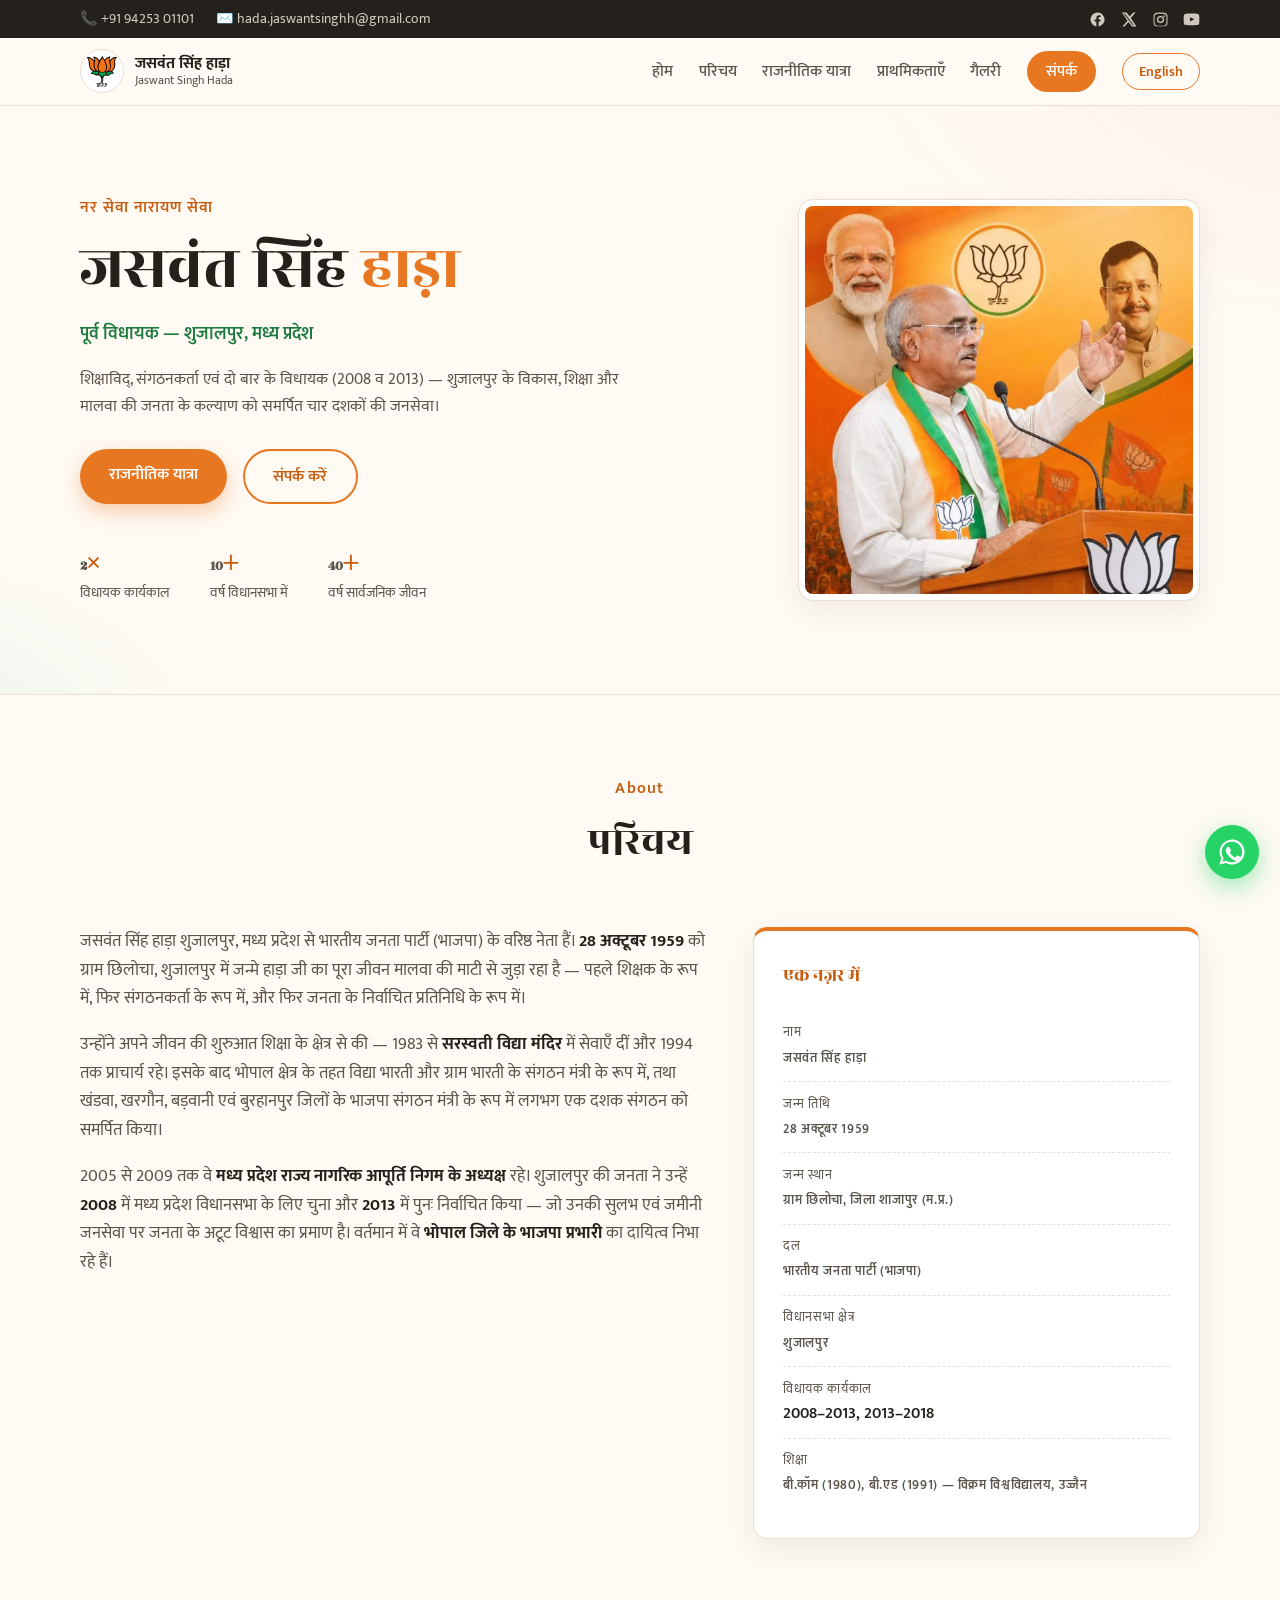
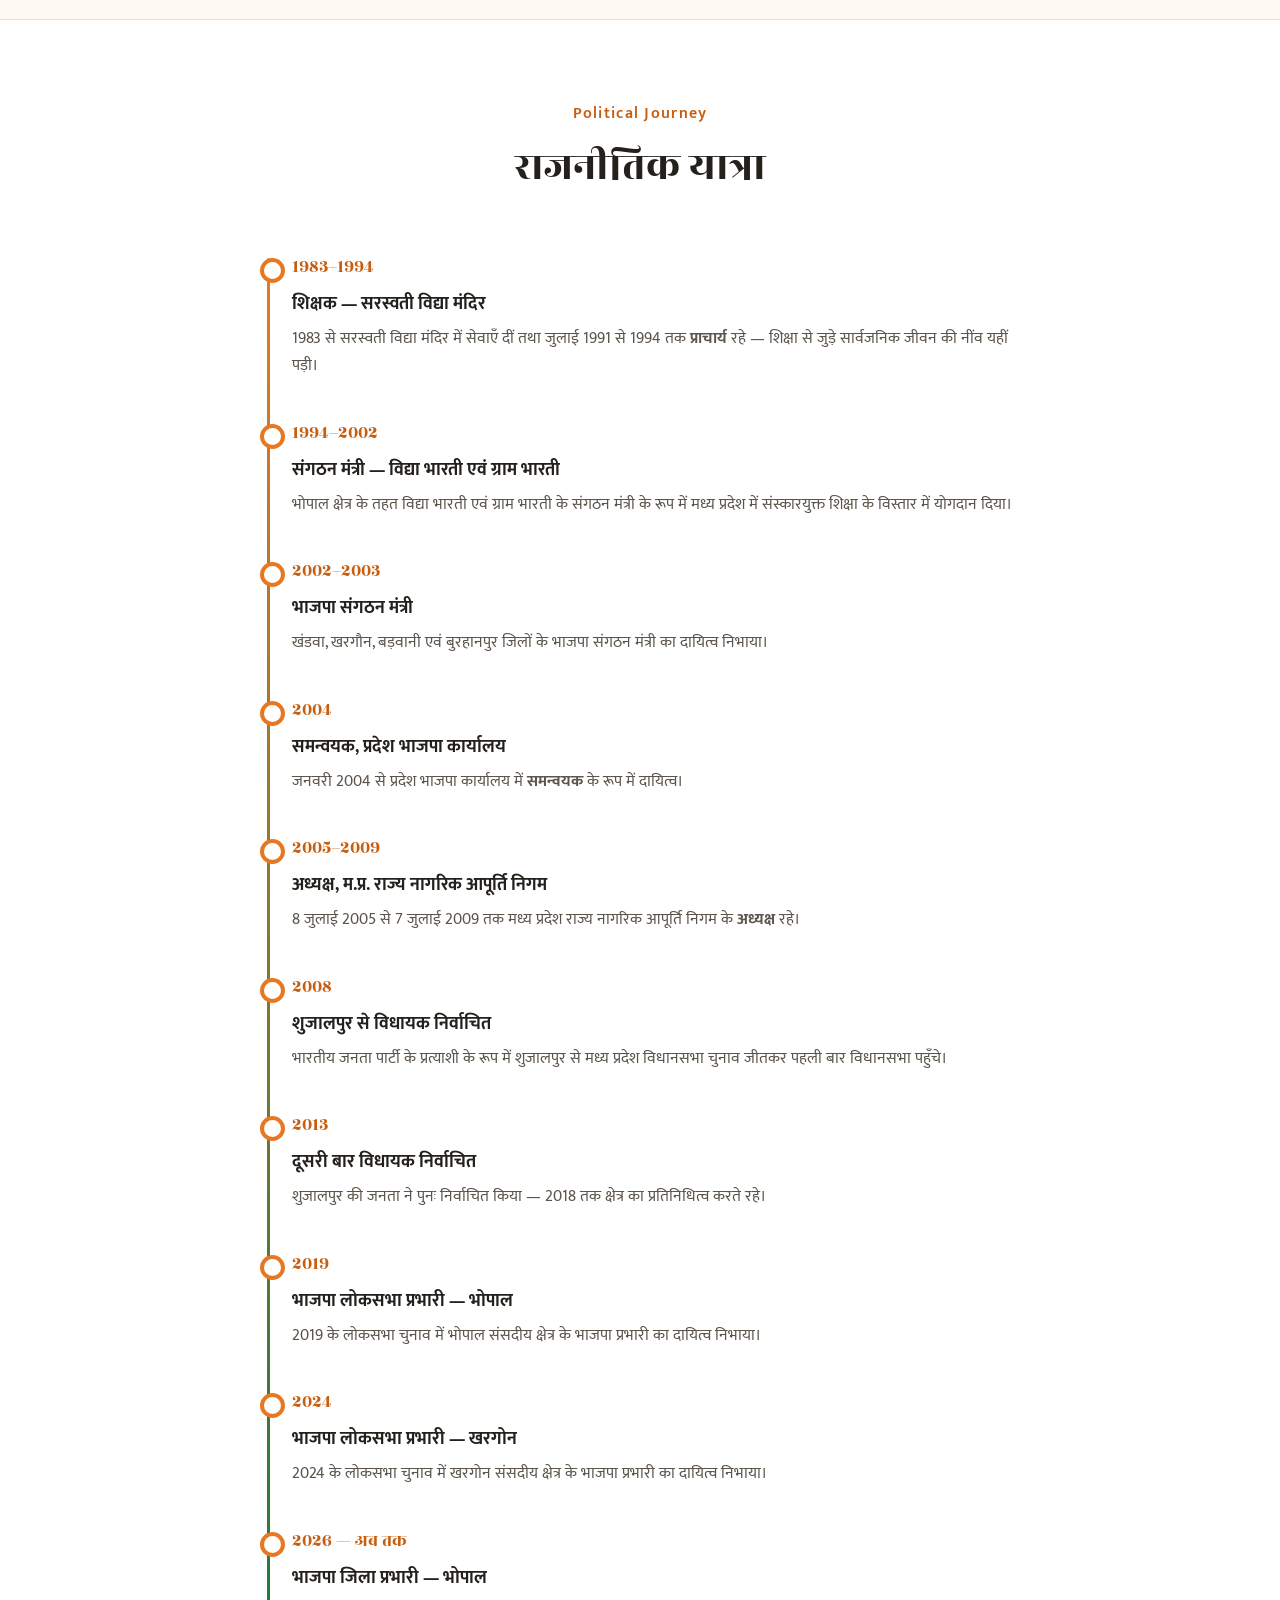
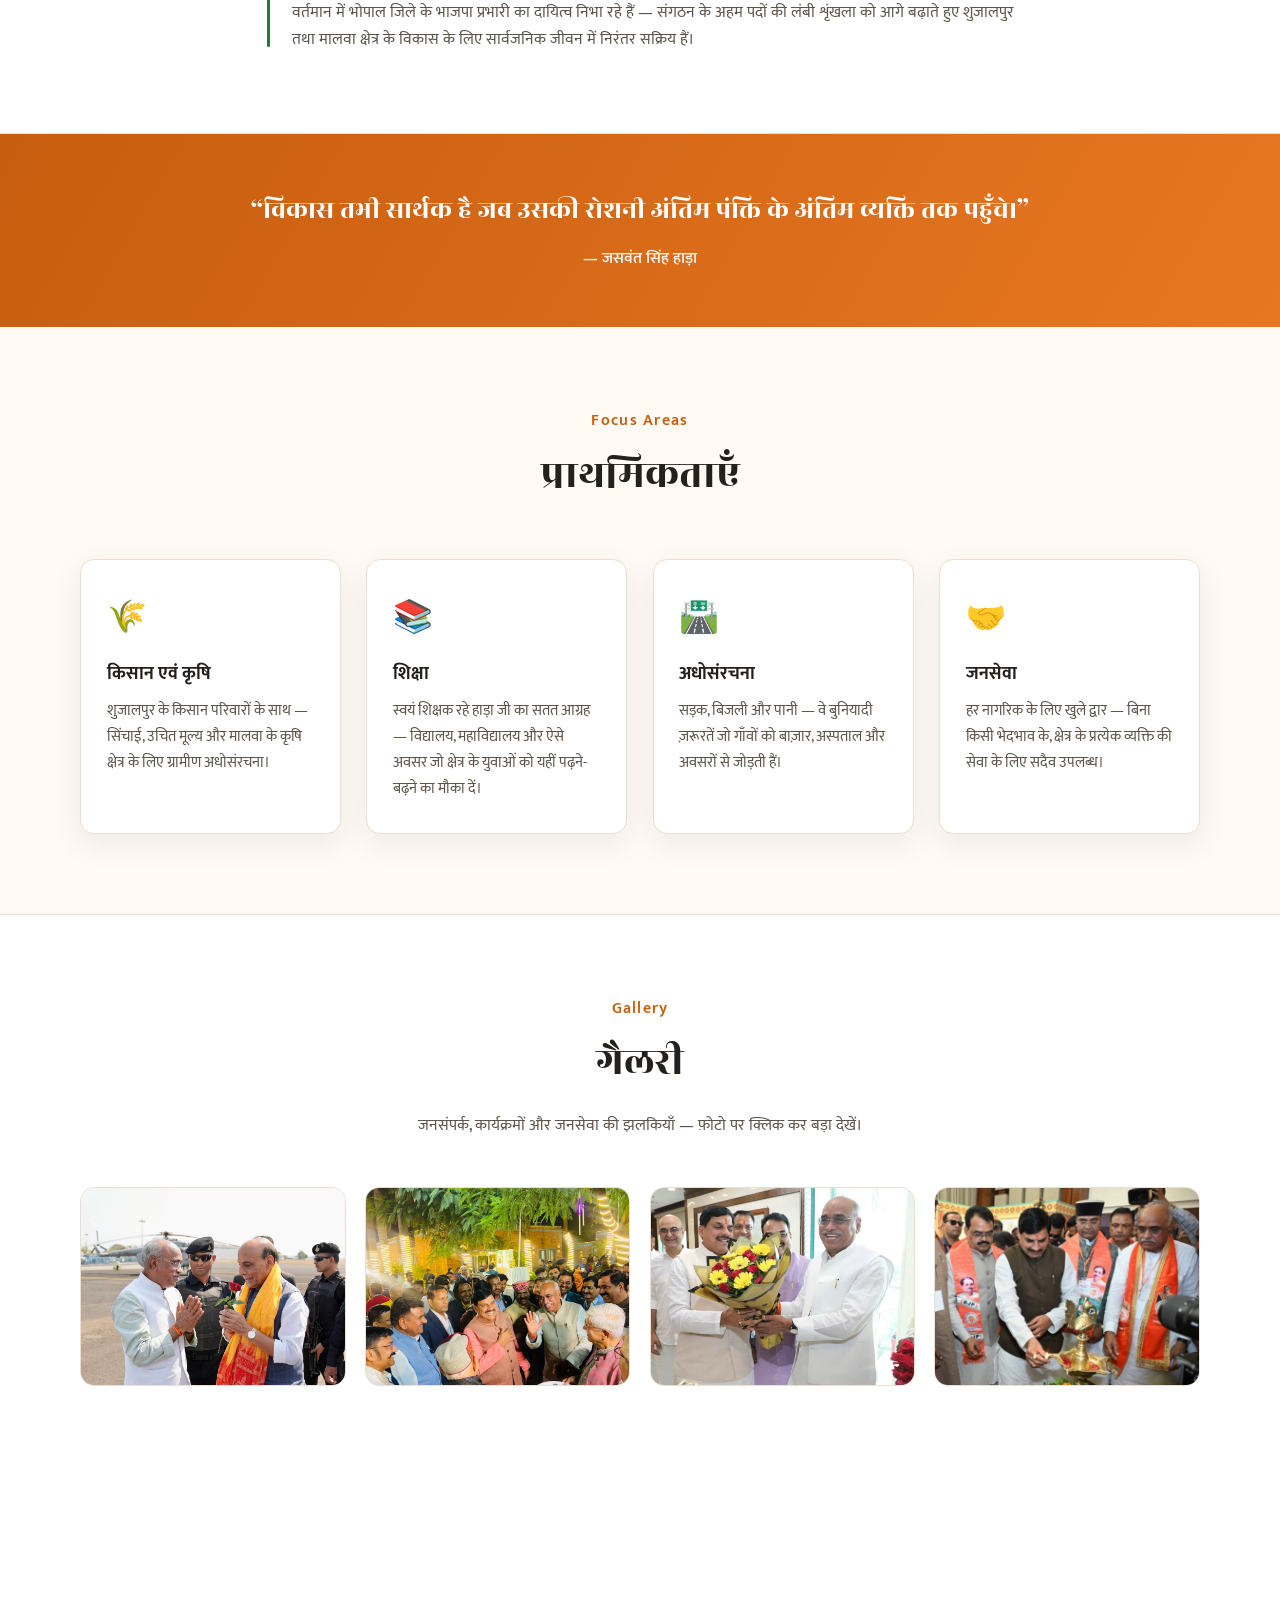
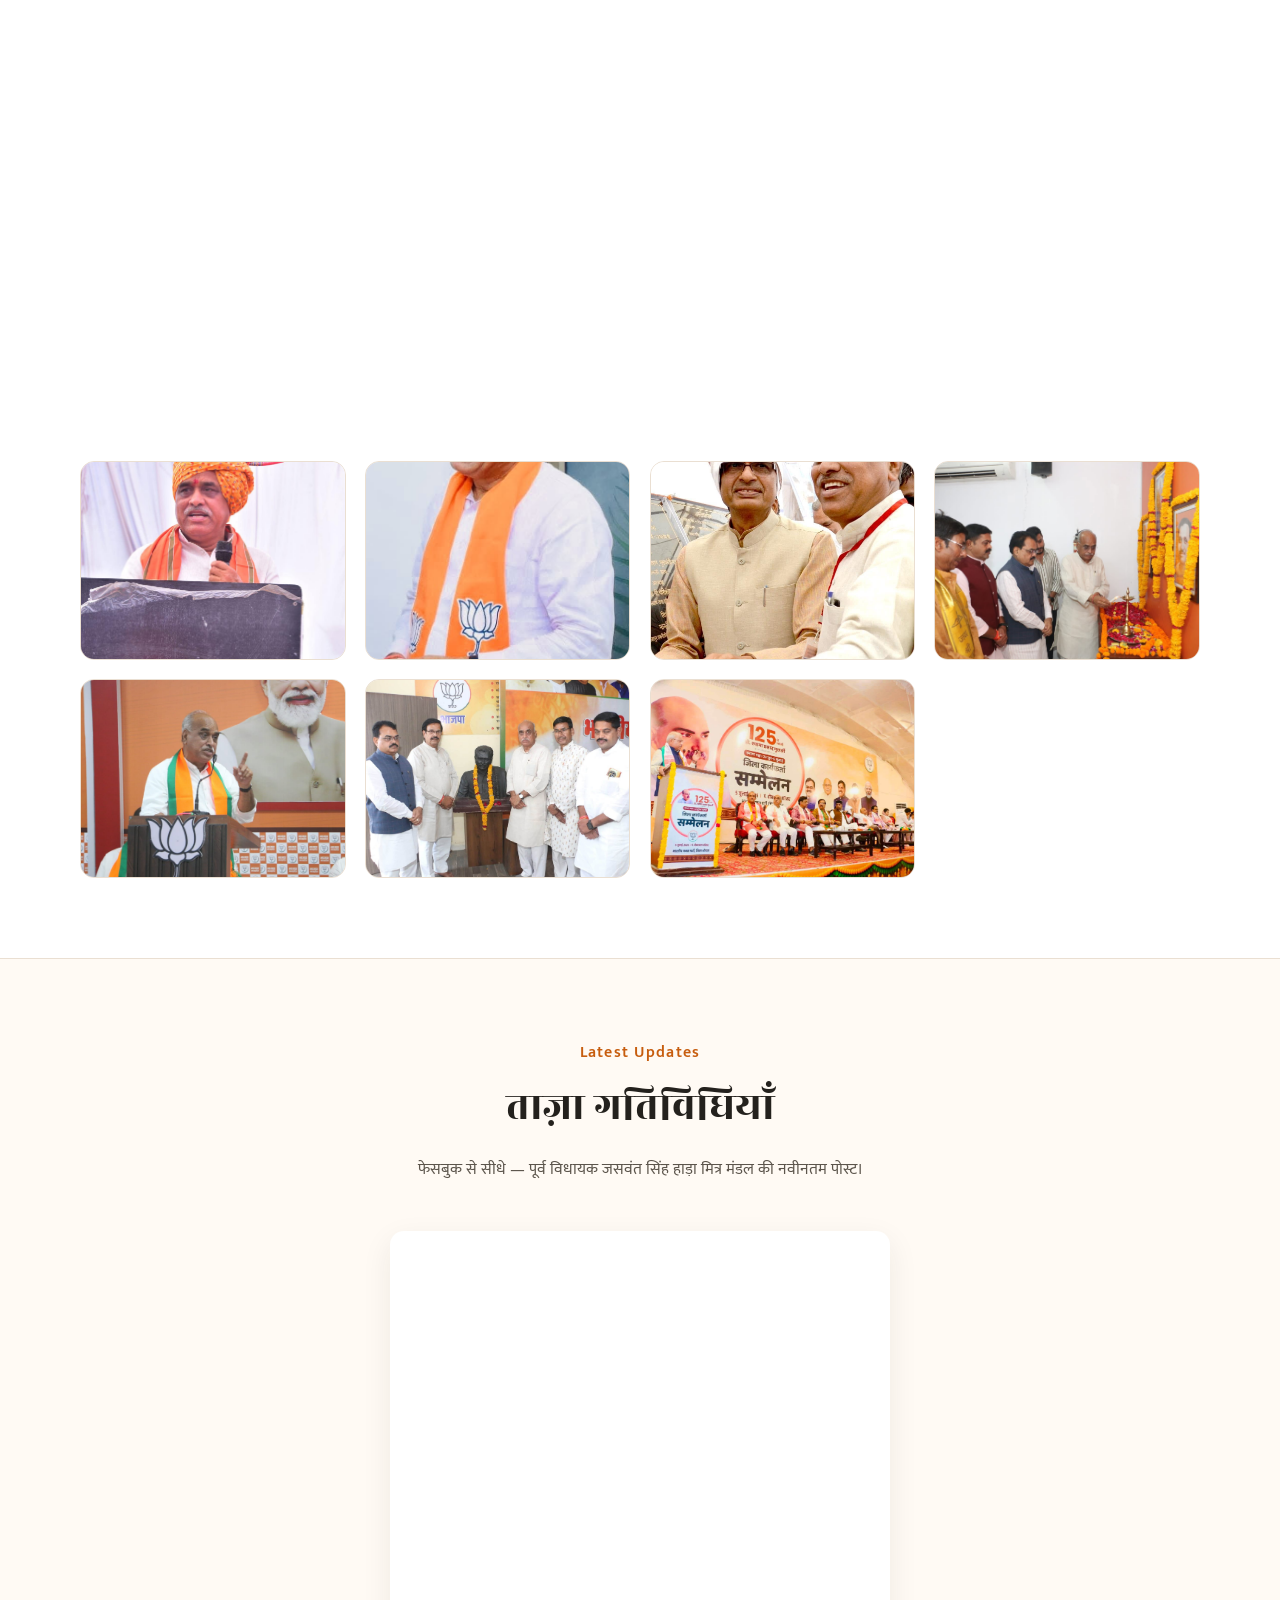
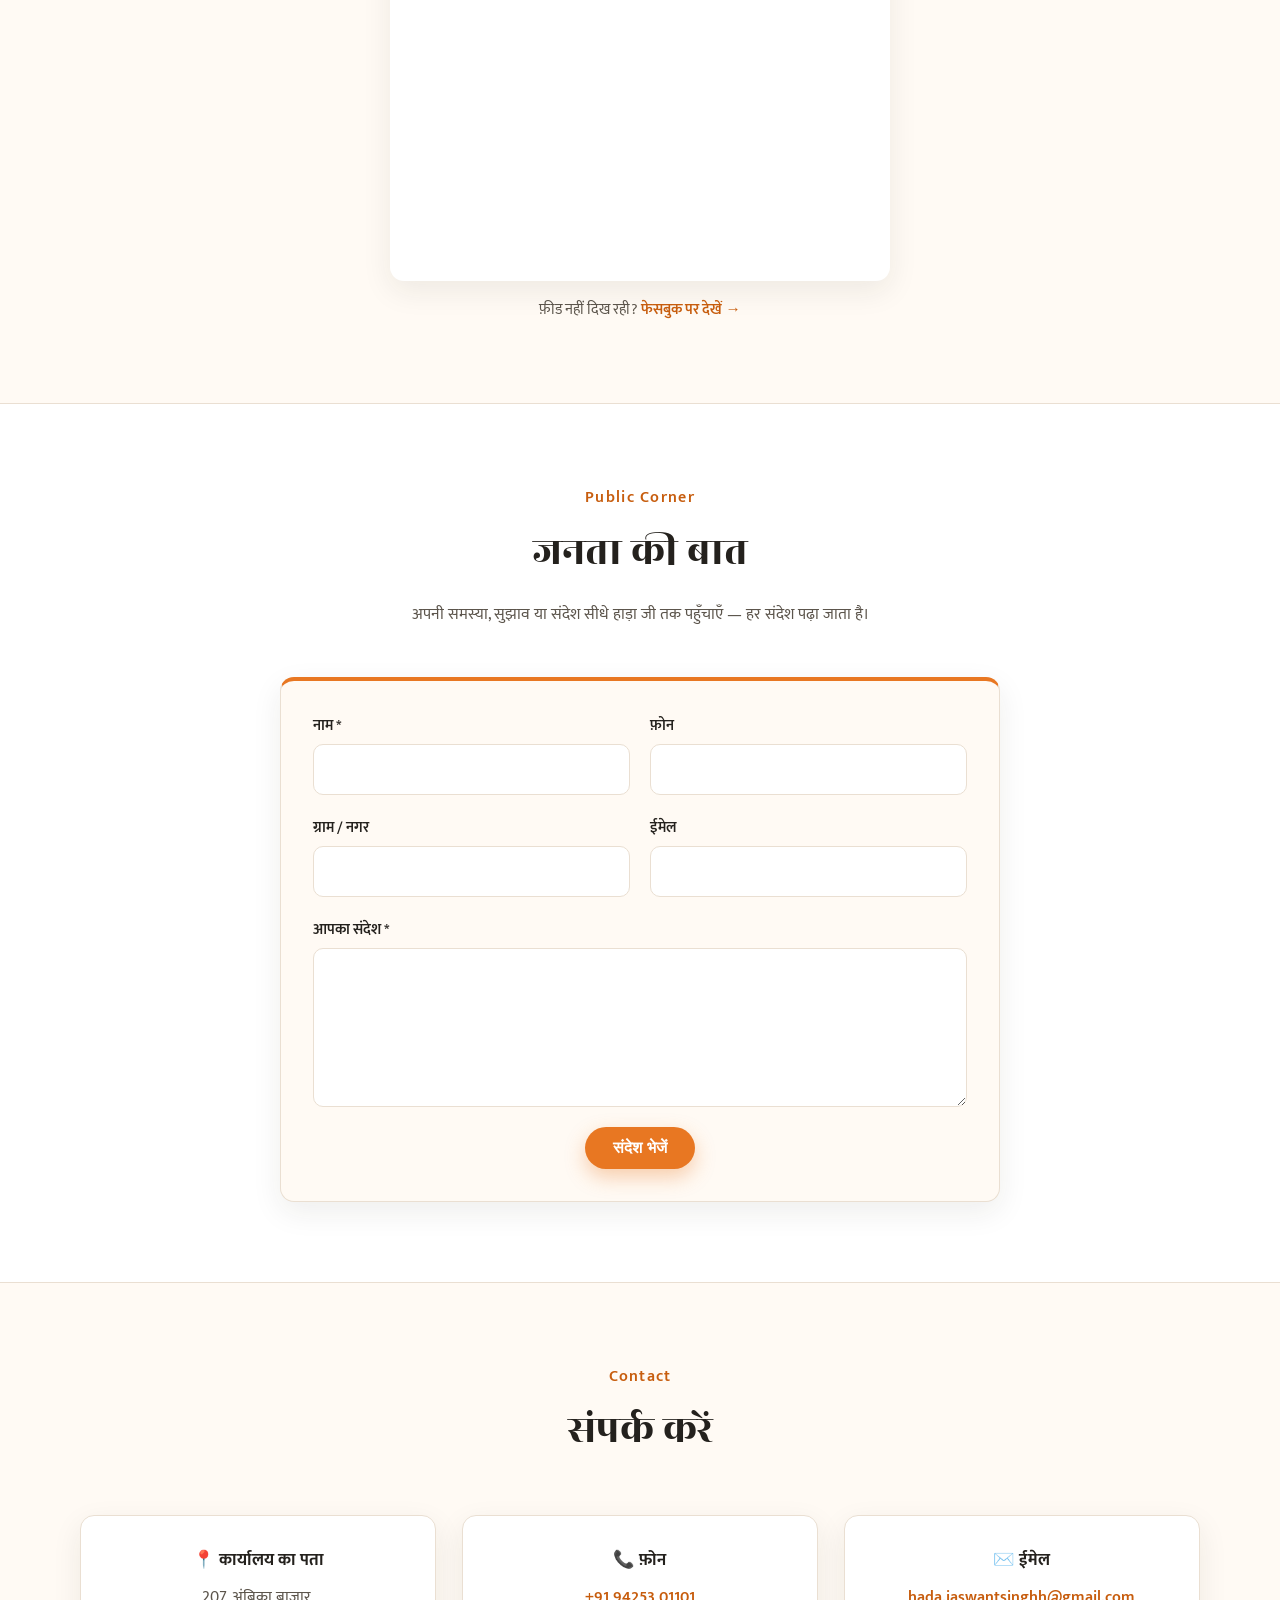
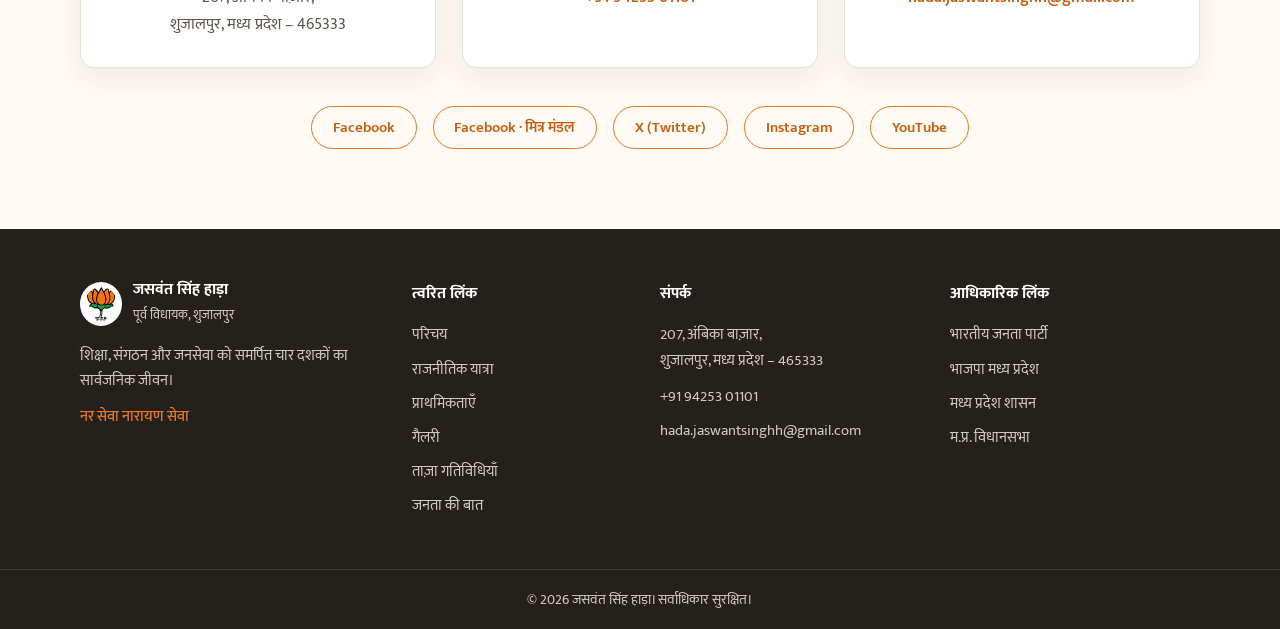
<file: index.html>
<!DOCTYPE html>
<html lang="hi" data-lang="hi">
<head>
  <meta charset="UTF-8" />
  <meta name="viewport" content="width=device-width, initial-scale=1.0" />
  <title>जसवंत सिंह हाड़ा | पूर्व विधायक, शुजालपुर</title>
  <meta name="description" content="जसवंत सिंह हाड़ा — पूर्व विधायक, शुजालपुर (मध्य प्रदेश), भारतीय जनता पार्टी की आधिकारिक वेबसाइट। Official website of Jaswant Singh Hada — former MLA, Shujalpur, Madhya Pradesh (BJP)." />
  <link rel="canonical" href="https://hada-jaswant.github.io/" />

  <!-- Open Graph / social sharing -->
  <meta property="og:type" content="profile" />
  <meta property="og:title" content="जसवंत सिंह हाड़ा | Jaswant Singh Hada — पूर्व विधायक, शुजालपुर" />
  <meta property="og:description" content="भारतीय जनता पार्टी के वरिष्ठ नेता, दो बार के विधायक (2008 व 2013), शुजालपुर — आधिकारिक वेबसाइट। Official website of the two-term MLA from Shujalpur, Madhya Pradesh." />
  <meta property="og:url" content="https://hada-jaswant.github.io/" />
  <meta property="og:image" content="https://hada-jaswant.github.io/images/jaswant-singh-hada.jpg" />
  <meta property="og:locale" content="hi_IN" />
  <meta property="og:locale:alternate" content="en_IN" />
  <meta name="twitter:card" content="summary_large_image" />
  <meta name="twitter:title" content="जसवंत सिंह हाड़ा | Jaswant Singh Hada — पूर्व विधायक, शुजालपुर" />
  <meta name="twitter:image" content="https://hada-jaswant.github.io/images/jaswant-singh-hada.jpg" />

  <!-- Structured data for Google -->
  <script type="application/ld+json">
  {
    "@context": "https://schema.org",
    "@type": "Person",
    "name": "Jaswant Singh Hada",
    "alternateName": ["जसवंत सिंह हाड़ा", "Jaswant Singh Hada Shujalpur"],
    "birthDate": "1959-10-28",
    "birthPlace": {
      "@type": "Place",
      "name": "Chhilocha, Shajapur district, Madhya Pradesh, India"
    },
    "jobTitle": "Former Member of Legislative Assembly (MLA), Shujalpur",
    "affiliation": {
      "@type": "Organization",
      "name": "Bharatiya Janata Party",
      "url": "https://www.bjp.org"
    },
    "alumniOf": {
      "@type": "CollegeOrUniversity",
      "name": "Vikram University, Ujjain"
    },
    "address": {
      "@type": "PostalAddress",
      "streetAddress": "207, Ambika Bazar",
      "addressLocality": "Shujalpur",
      "addressRegion": "Madhya Pradesh",
      "postalCode": "465333",
      "addressCountry": "IN"
    },
    "telephone": "+91-9425301101",
    "email": "mailto:hada.jaswantsinghh@gmail.com",
    "url": "https://hada-jaswant.github.io/",
    "image": "https://hada-jaswant.github.io/images/jaswant-singh-hada.jpg",
    "sameAs": [
      "https://www.facebook.com/Hada.JaswantSingh",
      "https://www.facebook.com/hada.jaswant",
      "https://x.com/Hada4Shujalpur",
      "https://www.instagram.com/jaswant.hada",
      "https://youtube.com/@hada.jaswant"
    ]
  }
  </script>
  <link rel="preconnect" href="https://fonts.googleapis.com" />
  <link rel="preconnect" href="https://fonts.gstatic.com" crossorigin />
  <link href="https://fonts.googleapis.com/css2?family=Mukta:wght@300;400;500;600;700&family=Rozha+One&display=swap" rel="stylesheet" />
  <link rel="icon" href="images/bjp-logo.svg" type="image/svg+xml" />
  <link rel="stylesheet" href="css/style.css" />
</head>
<body>

  <!-- ============ TOP BAR ============ -->
  <div class="topbar">
    <div class="container topbar-inner">
      <div class="topbar-contact">
        <a href="tel:+919425301101">📞 +91 94253 01101</a>
        <a href="mailto:hada.jaswantsinghh@gmail.com" class="topbar-email">✉️ hada.jaswantsinghh@gmail.com</a>
      </div>
      <div class="topbar-socials">
        <a href="https://www.facebook.com/Hada.JaswantSingh" target="_blank" rel="noopener" aria-label="Facebook">
          <svg viewBox="0 0 24 24" fill="currentColor"><path d="M22 12a10 10 0 1 0-11.6 9.9v-7H7.9V12h2.5V9.8c0-2.5 1.5-3.9 3.8-3.9 1.1 0 2.2.2 2.2.2v2.5h-1.3c-1.2 0-1.6.8-1.6 1.6V12h2.8l-.4 2.9h-2.4v7A10 10 0 0 0 22 12z"/></svg>
        </a>
        <a href="https://x.com/Hada4Shujalpur" target="_blank" rel="noopener" aria-label="X (Twitter)">
          <svg viewBox="0 0 24 24" fill="currentColor"><path d="M18.9 2H22l-6.8 7.8L23.2 22h-6.3l-4.9-6.4L6.4 22H3.3l7.3-8.3L2.8 2h6.4l4.4 5.9L18.9 2zm-1.1 18.1h1.7L7.1 3.8H5.3l12.5 16.3z"/></svg>
        </a>
        <a href="https://www.instagram.com/jaswant.hada" target="_blank" rel="noopener" aria-label="Instagram">
          <svg viewBox="0 0 24 24" fill="currentColor"><path d="M12 2.2c3.2 0 3.6 0 4.9.1 3.3.1 4.8 1.7 4.9 4.9.1 1.3.1 1.6.1 4.8s0 3.6-.1 4.8c-.1 3.2-1.7 4.8-4.9 4.9-1.3.1-1.6.1-4.9.1-3.2 0-3.6 0-4.8-.1-3.3-.1-4.8-1.7-4.9-4.9-.1-1.3-.1-1.6-.1-4.8s0-3.6.1-4.8C2.4 4 4 2.4 7.2 2.3 8.4 2.2 8.8 2.2 12 2.2zm0 1.8c-3.2 0-3.5 0-4.7.1-2.4.1-3.5 1.2-3.6 3.6-.1 1.2-.1 1.5-.1 4.7s0 3.5.1 4.7c.1 2.4 1.2 3.5 3.6 3.6 1.2.1 1.5.1 4.7.1s3.5 0 4.7-.1c2.4-.1 3.5-1.2 3.6-3.6.1-1.2.1-1.5.1-4.7s0-3.5-.1-4.7c-.1-2.4-1.2-3.5-3.6-3.6-1.2-.1-1.5-.1-4.7-.1zm0 3.1a5 5 0 1 1 0 10 5 5 0 0 1 0-10zm0 1.8a3.2 3.2 0 1 0 0 6.4 3.2 3.2 0 0 0 0-6.4zm5.2-2.9a1.2 1.2 0 1 1 0 2.4 1.2 1.2 0 0 1 0-2.4z"/></svg>
        </a>
        <a href="https://youtube.com/@hada.jaswant" target="_blank" rel="noopener" aria-label="YouTube">
          <svg viewBox="0 0 24 24" fill="currentColor"><path d="M23 7.2s-.2-1.6-.9-2.3c-.9-.9-1.9-.9-2.4-1C16.6 3.6 12 3.6 12 3.6s-4.6 0-7.7.3c-.4.1-1.4.1-2.3 1-.7.7-.9 2.3-.9 2.3S1 9.1 1 11v1.8c0 1.9.2 3.8.2 3.8s.2 1.6.9 2.3c.9.9 2 .9 2.5 1 1.8.2 7.4.3 7.4.3s4.6 0 7.7-.3c.4-.1 1.4-.1 2.3-1 .7-.7.9-2.3.9-2.3s.2-1.9.2-3.8V11c0-1.9-.2-3.8-.2-3.8zM9.8 14.9V8.7l6.2 3.1-6.2 3.1z"/></svg>
        </a>
      </div>
    </div>
  </div>

  <!-- ============ NAVBAR ============ -->
  <header class="navbar" id="navbar">
    <div class="container nav-inner">
      <a href="#home" class="brand">
        <span class="brand-mark"><img src="images/bjp-logo.svg" alt="भाजपा / BJP" /></span>
        <span class="brand-text">
          <strong><span class="lang-hi">जसवंत सिंह हाड़ा</span><span class="lang-en">Jaswant Singh Hada</span></strong>
          <small><span class="lang-hi">Jaswant Singh Hada</span><span class="lang-en">जसवंत सिंह हाड़ा</span></small>
        </span>
      </a>
      <nav class="nav-links" id="navLinks">
        <a href="#home"><span class="lang-hi">होम</span><span class="lang-en">Home</span></a>
        <a href="#about"><span class="lang-hi">परिचय</span><span class="lang-en">About</span></a>
        <a href="#journey"><span class="lang-hi">राजनीतिक यात्रा</span><span class="lang-en">Political Journey</span></a>
        <a href="#priorities"><span class="lang-hi">प्राथमिकताएँ</span><span class="lang-en">Focus Areas</span></a>
        <a href="#gallery"><span class="lang-hi">गैलरी</span><span class="lang-en">Gallery</span></a>
        <a href="#contact" class="nav-cta"><span class="lang-hi">संपर्क</span><span class="lang-en">Contact</span></a>
        <button class="lang-toggle" id="langToggle" aria-label="Switch language">English</button>
      </nav>
      <button class="nav-toggle" id="navToggle" aria-label="Toggle navigation">
        <span></span><span></span><span></span>
      </button>
    </div>
  </header>

  <!-- ============ HERO ============ -->
  <section class="hero" id="home">
    <div class="container hero-inner">
      <div class="hero-text">
        <p class="hero-eyebrow">नर सेवा नारायण सेवा</p>
        <h1>
          <span class="lang-hi">जसवंत सिंह <span class="accent">हाड़ा</span></span>
          <span class="lang-en">Jaswant Singh <span class="accent">Hada</span></span>
        </h1>
        <p class="hero-sub">
          <span class="lang-hi">पूर्व विधायक — शुजालपुर, मध्य प्रदेश</span>
          <span class="lang-en">Former Member of Legislative Assembly &mdash; Shujalpur, Madhya Pradesh</span>
        </p>
        <p class="hero-desc">
          <span class="lang-hi">
            शिक्षाविद्, संगठनकर्ता एवं दो बार के विधायक (2008 व 2013) &mdash;
            शुजालपुर के विकास, शिक्षा और मालवा की जनता के कल्याण को समर्पित
            चार दशकों की जनसेवा।
          </span>
          <span class="lang-en">
            Educator, organisation leader, and two-term MLA (2008 &amp; 2013) &mdash;
            four decades of public service dedicated to the development of Shujalpur,
            education, and the welfare of the people of Malwa.
          </span>
        </p>
        <div class="hero-actions">
          <a href="#journey" class="btn btn-primary"><span class="lang-hi">राजनीतिक यात्रा</span><span class="lang-en">Political Journey</span></a>
          <a href="#contact" class="btn btn-outline"><span class="lang-hi">संपर्क करें</span><span class="lang-en">Get in Touch</span></a>
        </div>
        <div class="hero-stats">
          <div class="stat">
            <strong><span class="count" data-count="2">0</span>&times;</strong>
            <span class="lang-hi">विधायक कार्यकाल</span>
            <span class="lang-en">Terms as MLA</span>
          </div>
          <div class="stat">
            <strong><span class="count" data-count="10">0</span>+</strong>
            <span class="lang-hi">वर्ष विधानसभा में</span>
            <span class="lang-en">Years in the Assembly</span>
          </div>
          <div class="stat">
            <strong><span class="count" data-count="40">0</span>+</strong>
            <span class="lang-hi">वर्ष सार्वजनिक जीवन</span>
            <span class="lang-en">Years of Public Life</span>
          </div>
        </div>
      </div>
      <div class="hero-photo">
        <!-- TODO: Save the chosen campaign graphic (square, podium photo) as images/jaswant-singh-hada.jpg — the frame below is sized 1:1 for it -->
        <div class="photo-frame">
          <img src="images/jaswant-singh-hada.jpg" alt="जसवंत सिंह हाड़ा / Jaswant Singh Hada"
               onerror="this.style.display='none'; this.parentElement.classList.add('photo-placeholder');" />
          <div class="photo-fallback"><img src="images/bjp-logo.svg" alt="भाजपा / BJP" /></div>
        </div>
      </div>
    </div>
  </section>

  <!-- ============ ABOUT ============ -->
  <section class="section" id="about">
    <div class="container">
      <div class="section-head">
        <p class="section-eyebrow"><span class="lang-hi">About</span><span class="lang-en">परिचय</span></p>
        <h2><span class="lang-hi">परिचय</span><span class="lang-en">About Jaswant Singh Hada</span></h2>
      </div>
      <div class="about-grid">
        <div class="about-text">
          <p>
            <span class="lang-hi">
              जसवंत सिंह हाड़ा शुजालपुर, मध्य प्रदेश से भारतीय जनता पार्टी (भाजपा)
              के वरिष्ठ नेता हैं। <strong>28 अक्टूबर 1959</strong> को ग्राम छिलोचा,
              शुजालपुर में जन्मे हाड़ा जी का पूरा जीवन मालवा की माटी से जुड़ा रहा है
              &mdash; पहले शिक्षक के रूप में, फिर संगठनकर्ता के रूप में, और फिर जनता
              के निर्वाचित प्रतिनिधि के रूप में।
            </span>
            <span class="lang-en">
              Jaswant Singh Hada is a senior leader of the Bharatiya Janata Party (BJP)
              from Shujalpur, Madhya Pradesh. Born on <strong>28 October 1959</strong> in
              village Chhilocha, Shujalpur, he has spent his entire life in the soil of
              Malwa &mdash; first as an educator, then as an organisation man, and finally
              as the people's elected representative.
            </span>
          </p>
          <p>
            <span class="lang-hi">
              उन्होंने अपने जीवन की शुरुआत शिक्षा के क्षेत्र से की &mdash; 1983 से
              <strong>सरस्वती विद्या मंदिर</strong> में सेवाएँ दीं और 1994 तक प्राचार्य
              रहे। इसके बाद भोपाल क्षेत्र के तहत विद्या भारती और ग्राम भारती के संगठन
              मंत्री के रूप में, तथा खंडवा, खरगौन, बड़वानी एवं बुरहानपुर जिलों के भाजपा
              संगठन मंत्री के रूप में लगभग एक दशक संगठन को समर्पित किया।
            </span>
            <span class="lang-en">
              He began his career in education, serving <strong>Saraswati Vidya
              Mandir</strong> from 1983 and as its Principal until 1994. He then devoted
              nearly a decade to organisational work with Vidya Bharati and Gram Bharati
              in the Bhopal region, and as BJP Sangathan Mantri for the Khandwa, Khargone,
              Badwani, and Burhanpur districts.
            </span>
          </p>
          <p>
            <span class="lang-hi">
              2005 से 2009 तक वे <strong>मध्य प्रदेश राज्य नागरिक आपूर्ति निगम के
              अध्यक्ष</strong> रहे। शुजालपुर की जनता ने उन्हें <strong>2008</strong> में
              मध्य प्रदेश विधानसभा के लिए चुना और <strong>2013</strong> में पुनः
              निर्वाचित किया &mdash; जो उनकी सुलभ एवं जमीनी जनसेवा पर जनता के अटूट
              विश्वास का प्रमाण है। वर्तमान में वे <strong>भोपाल जिले के भाजपा
              प्रभारी</strong> का दायित्व निभा रहे हैं।
            </span>
            <span class="lang-en">
              From 2005 to 2009 he served as <strong>Chairman of the Madhya Pradesh State
              Civil Supplies Corporation</strong>. The people of Shujalpur elected him to
              the Madhya Pradesh Legislative Assembly in <strong>2008</strong> and
              re-elected him in <strong>2013</strong> &mdash; a testament to the trust he
              earned through accessible, grassroots-driven public service. He currently
              serves as the <strong>BJP's district in-charge for Bhopal</strong>.
            </span>
          </p>
        </div>
        <aside class="about-card">
          <h3><span class="lang-hi">एक नज़र में</span><span class="lang-en">At a Glance</span></h3>
          <ul>
            <li>
              <span><span class="lang-hi">नाम</span><span class="lang-en">Name</span></span>
              <strong><span class="lang-hi">जसवंत सिंह हाड़ा</span><span class="lang-en">Jaswant Singh Hada</span></strong>
            </li>
            <li>
              <span><span class="lang-hi">जन्म तिथि</span><span class="lang-en">Date of Birth</span></span>
              <strong><span class="lang-hi">28 अक्टूबर 1959</span><span class="lang-en">28 October 1959</span></strong>
            </li>
            <li>
              <span><span class="lang-hi">जन्म स्थान</span><span class="lang-en">Birthplace</span></span>
              <strong><span class="lang-hi">ग्राम छिलोचा, जिला शाजापुर (म.प्र.)</span><span class="lang-en">Village Chhilocha, District Shajapur (MP)</span></strong>
            </li>
            <li>
              <span><span class="lang-hi">दल</span><span class="lang-en">Party</span></span>
              <strong><span class="lang-hi">भारतीय जनता पार्टी (भाजपा)</span><span class="lang-en">Bharatiya Janata Party (BJP)</span></strong>
            </li>
            <li>
              <span><span class="lang-hi">विधानसभा क्षेत्र</span><span class="lang-en">Constituency</span></span>
              <strong><span class="lang-hi">शुजालपुर</span><span class="lang-en">Shujalpur</span></strong>
            </li>
            <li>
              <span><span class="lang-hi">विधायक कार्यकाल</span><span class="lang-en">Terms as MLA</span></span>
              <strong>2008&ndash;2013, 2013&ndash;2018</strong>
            </li>
            <li>
              <span><span class="lang-hi">शिक्षा</span><span class="lang-en">Education</span></span>
              <strong><span class="lang-hi">बी.कॉम (1980), बी.एड (1991) — विक्रम विश्वविद्यालय, उज्जैन</span><span class="lang-en">B.Com (1980), B.Ed (1991) — Vikram University, Ujjain</span></strong>
            </li>
          </ul>
        </aside>
      </div>
    </div>
  </section>

  <!-- ============ POLITICAL JOURNEY ============ -->
  <section class="section section-alt" id="journey">
    <div class="container">
      <div class="section-head">
        <p class="section-eyebrow"><span class="lang-hi">Political Journey</span><span class="lang-en">राजनीतिक यात्रा</span></p>
        <h2><span class="lang-hi">राजनीतिक यात्रा</span><span class="lang-en">Political Journey</span></h2>
      </div>
      <div class="timeline">
        <div class="timeline-item">
          <div class="timeline-year">1983&ndash;1994</div>
          <div class="timeline-body">
            <h3><span class="lang-hi">शिक्षक — सरस्वती विद्या मंदिर</span><span class="lang-en">Educator &mdash; Saraswati Vidya Mandir</span></h3>
            <p>
              <span class="lang-hi">
                1983 से सरस्वती विद्या मंदिर में सेवाएँ दीं तथा जुलाई 1991 से 1994 तक
                <strong>प्राचार्य</strong> रहे &mdash; शिक्षा से जुड़े सार्वजनिक जीवन
                की नींव यहीं पड़ी।
              </span>
              <span class="lang-en">
                Served Saraswati Vidya Mandir from 1983, and as its
                <strong>Principal</strong> from July 1991 to 1994 &mdash;
                laying the foundation of a public life rooted in education.
              </span>
            </p>
          </div>
        </div>
        <div class="timeline-item">
          <div class="timeline-year">1994&ndash;2002</div>
          <div class="timeline-body">
            <h3><span class="lang-hi">संगठन मंत्री — विद्या भारती एवं ग्राम भारती</span><span class="lang-en">Sangathan Mantri &mdash; Vidya Bharati &amp; Gram Bharati</span></h3>
            <p>
              <span class="lang-hi">
                भोपाल क्षेत्र के तहत विद्या भारती एवं ग्राम भारती के संगठन मंत्री के रूप
                में मध्य प्रदेश में संस्कारयुक्त शिक्षा के विस्तार में योगदान दिया।
              </span>
              <span class="lang-en">
                Organisation Secretary for Vidya Bharati and Gram Bharati in the Bhopal
                region, strengthening the network of value-based education across
                Madhya Pradesh.
              </span>
            </p>
          </div>
        </div>
        <div class="timeline-item">
          <div class="timeline-year">2002&ndash;2003</div>
          <div class="timeline-body">
            <h3><span class="lang-hi">भाजपा संगठन मंत्री</span><span class="lang-en">BJP Sangathan Mantri</span></h3>
            <p>
              <span class="lang-hi">
                खंडवा, खरगौन, बड़वानी एवं बुरहानपुर जिलों के भाजपा संगठन मंत्री का
                दायित्व निभाया।
              </span>
              <span class="lang-en">
                Organisation Secretary of the Bharatiya Janata Party for the Khandwa,
                Khargone, Badwani, and Burhanpur districts.
              </span>
            </p>
          </div>
        </div>
        <div class="timeline-item">
          <div class="timeline-year">2004</div>
          <div class="timeline-body">
            <h3><span class="lang-hi">समन्वयक, प्रदेश भाजपा कार्यालय</span><span class="lang-en">Coordinator, BJP State Office</span></h3>
            <p>
              <span class="lang-hi">
                जनवरी 2004 से प्रदेश भाजपा कार्यालय में <strong>समन्वयक</strong> के रूप
                में दायित्व।
              </span>
              <span class="lang-en">
                Appointed Coordinator at the Madhya Pradesh BJP state headquarters
                from January 2004.
              </span>
            </p>
          </div>
        </div>
        <div class="timeline-item">
          <div class="timeline-year">2005&ndash;2009</div>
          <div class="timeline-body">
            <h3><span class="lang-hi">अध्यक्ष, म.प्र. राज्य नागरिक आपूर्ति निगम</span><span class="lang-en">Chairman, MP State Civil Supplies Corporation</span></h3>
            <p>
              <span class="lang-hi">
                8 जुलाई 2005 से 7 जुलाई 2009 तक मध्य प्रदेश राज्य नागरिक आपूर्ति निगम
                के <strong>अध्यक्ष</strong> रहे।
              </span>
              <span class="lang-en">
                Served as Chairman of the Madhya Pradesh State Civil Supplies
                Corporation from 8 July 2005 to 7 July 2009.
              </span>
            </p>
          </div>
        </div>
        <div class="timeline-item">
          <div class="timeline-year">2008</div>
          <div class="timeline-body">
            <h3><span class="lang-hi">शुजालपुर से विधायक निर्वाचित</span><span class="lang-en">Elected MLA, Shujalpur</span></h3>
            <p>
              <span class="lang-hi">
                भारतीय जनता पार्टी के प्रत्याशी के रूप में शुजालपुर से मध्य प्रदेश
                विधानसभा चुनाव जीतकर पहली बार विधानसभा पहुँचे।
              </span>
              <span class="lang-en">
                Won the Madhya Pradesh Legislative Assembly election from Shujalpur on a
                Bharatiya Janata Party ticket, entering the Vidhan Sabha as the
                constituency's representative.
              </span>
            </p>
          </div>
        </div>
        <div class="timeline-item">
          <div class="timeline-year">2013</div>
          <div class="timeline-body">
            <h3><span class="lang-hi">दूसरी बार विधायक निर्वाचित</span><span class="lang-en">Re-elected for a Second Term</span></h3>
            <p>
              <span class="lang-hi">
                शुजालपुर की जनता ने पुनः निर्वाचित किया &mdash; 2018 तक क्षेत्र का
                प्रतिनिधित्व करते रहे।
              </span>
              <span class="lang-en">
                Re-elected by the people of Shujalpur, continuing to represent the
                constituency in the Madhya Pradesh Legislative Assembly until 2018.
              </span>
            </p>
          </div>
        </div>
        <div class="timeline-item">
          <div class="timeline-year">2019</div>
          <div class="timeline-body">
            <h3><span class="lang-hi">भाजपा लोकसभा प्रभारी — भोपाल</span><span class="lang-en">BJP Lok Sabha Prabhari &mdash; Bhopal</span></h3>
            <p>
              <span class="lang-hi">
                2019 के लोकसभा चुनाव में भोपाल संसदीय क्षेत्र के भाजपा प्रभारी का
                दायित्व निभाया।
              </span>
              <span class="lang-en">
                Served as the BJP's in-charge (Prabhari) for the Bhopal Lok Sabha
                constituency during the 2019 general election.
              </span>
            </p>
          </div>
        </div>
        <div class="timeline-item">
          <div class="timeline-year">2024</div>
          <div class="timeline-body">
            <h3><span class="lang-hi">भाजपा लोकसभा प्रभारी — खरगोन</span><span class="lang-en">BJP Lok Sabha Prabhari &mdash; Khargone</span></h3>
            <p>
              <span class="lang-hi">
                2024 के लोकसभा चुनाव में खरगोन संसदीय क्षेत्र के भाजपा प्रभारी का
                दायित्व निभाया।
              </span>
              <span class="lang-en">
                Served as the BJP's in-charge (Prabhari) for the Khargone Lok Sabha
                constituency during the 2024 general election.
              </span>
            </p>
          </div>
        </div>
        <div class="timeline-item">
          <div class="timeline-year"><span class="lang-hi">2026 — अब तक</span><span class="lang-en">2026 — Present</span></div>
          <div class="timeline-body">
            <h3><span class="lang-hi">भाजपा जिला प्रभारी — भोपाल</span><span class="lang-en">BJP District In-charge &mdash; Bhopal</span></h3>
            <p>
              <span class="lang-hi">
                वर्तमान में भोपाल जिले के भाजपा प्रभारी का दायित्व निभा रहे हैं &mdash;
                संगठन के अहम पदों की लंबी शृंखला को आगे बढ़ाते हुए शुजालपुर तथा मालवा
                क्षेत्र के विकास के लिए सार्वजनिक जीवन में निरंतर सक्रिय हैं।
              </span>
              <span class="lang-en">
                Currently serving as the BJP's district in-charge for Bhopal &mdash;
                continuing a long line of key organisational responsibilities while
                remaining active in public life for the development of Shujalpur and
                the Malwa region.
              </span>
            </p>
          </div>
        </div>
      </div>
    </div>
  </section>

  <!-- ============ QUOTE ============ -->
  <section class="quote-band">
    <div class="container">
      <blockquote>
        &ldquo;विकास तभी सार्थक है जब उसकी रोशनी अंतिम पंक्ति के अंतिम व्यक्ति तक पहुँचे।&rdquo;
        <footer><span class="lang-hi">&mdash; जसवंत सिंह हाड़ा</span><span class="lang-en">&mdash; Jaswant Singh Hada</span></footer>
      </blockquote>
    </div>
  </section>

  <!-- ============ FOCUS AREAS ============ -->
  <section class="section" id="priorities">
    <div class="container">
      <div class="section-head">
        <p class="section-eyebrow"><span class="lang-hi">Focus Areas</span><span class="lang-en">प्राथमिकताएँ</span></p>
        <h2><span class="lang-hi">प्राथमिकताएँ</span><span class="lang-en">Areas of Focus</span></h2>
      </div>
      <div class="cards-grid">
        <div class="card">
          <div class="card-icon">🌾</div>
          <h3><span class="lang-hi">किसान एवं कृषि</span><span class="lang-en">Farmers &amp; Agriculture</span></h3>
          <p>
            <span class="lang-hi">शुजालपुर के किसान परिवारों के साथ &mdash; सिंचाई, उचित मूल्य और मालवा के कृषि क्षेत्र के लिए ग्रामीण अधोसंरचना।</span>
            <span class="lang-en">Standing with the farming families of Shujalpur — irrigation, fair prices, and rural infrastructure for the agrarian heart of Malwa.</span>
          </p>
        </div>
        <div class="card">
          <div class="card-icon">📚</div>
          <h3><span class="lang-hi">शिक्षा</span><span class="lang-en">Education</span></h3>
          <p>
            <span class="lang-hi">स्वयं शिक्षक रहे हाड़ा जी का सतत आग्रह &mdash; विद्यालय, महाविद्यालय और ऐसे अवसर जो क्षेत्र के युवाओं को यहीं पढ़ने-बढ़ने का मौका दें।</span>
            <span class="lang-en">A trained educator himself, championing schools, colleges, and opportunities that keep the region's youth learning and earning locally.</span>
          </p>
        </div>
        <div class="card">
          <div class="card-icon">🛣️</div>
          <h3><span class="lang-hi">अधोसंरचना</span><span class="lang-en">Infrastructure</span></h3>
          <p>
            <span class="lang-hi">सड़क, बिजली और पानी &mdash; वे बुनियादी ज़रूरतें जो गाँवों को बाज़ार, अस्पताल और अवसरों से जोड़ती हैं।</span>
            <span class="lang-en">Roads, electricity, and water — the everyday essentials that connect villages to markets, hospitals, and opportunity.</span>
          </p>
        </div>
        <div class="card">
          <div class="card-icon">🤝</div>
          <h3><span class="lang-hi">जनसेवा</span><span class="lang-en">Jan Seva</span></h3>
          <p>
            <span class="lang-hi">हर नागरिक के लिए खुले द्वार &mdash; बिना किसी भेदभाव के, क्षेत्र के प्रत्येक व्यक्ति की सेवा के लिए सदैव उपलब्ध।</span>
            <span class="lang-en">An open-door approach to public service — accessible to every citizen of the constituency, regardless of background.</span>
          </p>
        </div>
      </div>
    </div>
  </section>

  <!-- ============ GALLERY ============ -->
  <section class="section section-alt" id="gallery">
    <div class="container">
      <div class="section-head">
        <p class="section-eyebrow"><span class="lang-hi">Gallery</span><span class="lang-en">झलकियाँ</span></p>
        <h2><span class="lang-hi">गैलरी</span><span class="lang-en">Gallery</span></h2>
        <p class="section-note">
          <span class="lang-hi">जनसंपर्क, कार्यक्रमों और जनसेवा की झलकियाँ — फ़ोटो पर क्लिक कर बड़ा देखें।</span>
          <span class="lang-en">Moments from public life, events, and jan seva — click any photo to view full size.</span>
        </p>
      </div>
      <div class="gallery-grid">
        <a class="gallery-item" href="images/gallery/IMG1.jpg" target="_blank"><img src="images/gallery/IMG1.jpg" alt="जसवंत सिंह हाड़ा — रक्षा मंत्री राजनाथ सिंह का स्वागत" loading="lazy" /></a>
        <a class="gallery-item" href="images/gallery/IMG2.jpg" target="_blank"><img src="images/gallery/IMG2.jpg" alt="जसवंत सिंह हाड़ा — कार्यक्रम" loading="lazy" /></a>
        <a class="gallery-item" href="images/gallery/IMG3.jpg" target="_blank"><img src="images/gallery/IMG3.jpg" alt="जसवंत सिंह हाड़ा — कार्यक्रम" loading="lazy" /></a>
        <a class="gallery-item" href="images/gallery/IMG4.jpg" target="_blank"><img src="images/gallery/IMG4.jpg" alt="जसवंत सिंह हाड़ा — कार्यक्रम" loading="lazy" /></a>
        <a class="gallery-item" href="images/gallery/IMG5.jpg" target="_blank"><img src="images/gallery/IMG5.jpg" alt="जसवंत सिंह हाड़ा — कार्यक्रम" loading="lazy" /></a>
        <a class="gallery-item" href="images/gallery/IMG6.jpg" target="_blank"><img src="images/gallery/IMG6.jpg" alt="जसवंत सिंह हाड़ा — कार्यक्रम" loading="lazy" /></a>
        <a class="gallery-item" href="images/gallery/IMG7.jpg" target="_blank"><img src="images/gallery/IMG7.jpg" alt="जसवंत सिंह हाड़ा — कार्यक्रम" loading="lazy" /></a>
        <a class="gallery-item" href="images/gallery/IMG8.jpg" target="_blank"><img src="images/gallery/IMG8.jpg" alt="जसवंत सिंह हाड़ा — जनसंपर्क" loading="lazy" /></a>
        <a class="gallery-item" href="images/gallery/IMG9.jpg" target="_blank"><img src="images/gallery/IMG9.jpg" alt="जसवंत सिंह हाड़ा — मीडिया से संवाद" loading="lazy" /></a>
        <a class="gallery-item" href="images/gallery/IMG10.jpg" target="_blank"><img src="images/gallery/IMG10.jpg" alt="जसवंत सिंह हाड़ा — जनसंपर्क" loading="lazy" /></a>
        <a class="gallery-item" href="images/gallery/IMG11.jpg" target="_blank"><img src="images/gallery/IMG11.jpg" alt="जसवंत सिंह हाड़ा — जनसंपर्क" loading="lazy" /></a>
        <a class="gallery-item" href="images/gallery/IMG12.jpg" target="_blank"><img src="images/gallery/IMG12.jpg" alt="जसवंत सिंह हाड़ा — जनसंपर्क" loading="lazy" /></a>
        <a class="gallery-item" href="images/gallery/IMG13.jpg" target="_blank"><img src="images/gallery/IMG13.jpg" alt="जसवंत सिंह हाड़ा — जनसंपर्क" loading="lazy" /></a>
        <a class="gallery-item" href="images/gallery/IMG14.jpg" target="_blank"><img src="images/gallery/IMG14.jpg" alt="जसवंत सिंह हाड़ा — जनसंपर्क" loading="lazy" /></a>
        <a class="gallery-item" href="images/gallery/IMG15.jpg" target="_blank"><img src="images/gallery/IMG15.jpg" alt="जसवंत सिंह हाड़ा — जनसंपर्क" loading="lazy" /></a>
        <a class="gallery-item" href="images/gallery/IMG16.jpg" target="_blank"><img src="images/gallery/IMG16.jpg" alt="जसवंत सिंह हाड़ा — जनसंपर्क" loading="lazy" /></a>
        <a class="gallery-item" href="images/gallery/IMG17.jpg" target="_blank"><img src="images/gallery/IMG17.jpg" alt="जसवंत सिंह हाड़ा — जनसंपर्क" loading="lazy" /></a>
        <a class="gallery-item" href="images/gallery/IMG18.jpg" target="_blank"><img src="images/gallery/IMG18.jpg" alt="जसवंत सिंह हाड़ा — जनसंपर्क" loading="lazy" /></a>
        <a class="gallery-item" href="images/gallery/IMG19.jpg" target="_blank"><img src="images/gallery/IMG19.jpg" alt="जसवंत सिंह हाड़ा — जनसंपर्क" loading="lazy" /></a>
        <a class="gallery-item" href="images/gallery/IMG20.jpg" target="_blank"><img src="images/gallery/IMG20.jpg" alt="जसवंत सिंह हाड़ा — जनसंपर्क" loading="lazy" /></a>
        <a class="gallery-item" href="images/gallery/IMG21.jpg" target="_blank"><img src="images/gallery/IMG21.jpg" alt="जसवंत सिंह हाड़ा — जनसंपर्क" loading="lazy" /></a>
        <a class="gallery-item" href="images/gallery/IMG22.jpg" target="_blank"><img src="images/gallery/IMG22.jpg" alt="जसवंत सिंह हाड़ा — कार्यक्रम" loading="lazy" /></a>
        <a class="gallery-item" href="images/gallery/IMG23.jpg" target="_blank"><img src="images/gallery/IMG23.jpg" alt="जसवंत सिंह हाड़ा — कार्यक्रम" loading="lazy" /></a>
      </div>
    </div>
  </section>

  <!-- ============ LATEST UPDATES (Facebook live feed) ============ -->
  <section class="section" id="updates">
    <div class="container">
      <div class="section-head">
        <p class="section-eyebrow"><span class="lang-hi">Latest Updates</span><span class="lang-en">ताज़ा गतिविधियाँ</span></p>
        <h2><span class="lang-hi">ताज़ा गतिविधियाँ</span><span class="lang-en">Latest Updates</span></h2>
        <p class="section-note">
          <span class="lang-hi">फेसबुक से सीधे — पूर्व विधायक जसवंत सिंह हाड़ा मित्र मंडल की नवीनतम पोस्ट।</span>
          <span class="lang-en">Live from Facebook — the latest posts from the Jaswant Singh Hada Mitra Mandal page.</span>
        </p>
      </div>
      <div class="fb-feed">
        <iframe
          title="Facebook feed"
          src="https://www.facebook.com/plugins/page.php?href=https%3A%2F%2Fwww.facebook.com%2Fhada.jaswant&tabs=timeline&width=500&height=650&small_header=false&adapt_container_width=true&hide_cover=false&show_facepile=false&locale=hi_IN"
          width="500" height="650"
          style="border:none;overflow:hidden"
          scrolling="no" frameborder="0" allowfullscreen="true" loading="lazy"
          allow="autoplay; clipboard-write; encrypted-media; picture-in-picture; web-share">
        </iframe>
        <p class="fb-feed-fallback">
          <span class="lang-hi">फ़ीड नहीं दिख रही? <a href="https://www.facebook.com/hada.jaswant" target="_blank" rel="noopener">फेसबुक पर देखें →</a></span>
          <span class="lang-en">Feed not loading? <a href="https://www.facebook.com/hada.jaswant" target="_blank" rel="noopener">View on Facebook →</a></span>
        </p>
      </div>
    </div>
  </section>

  <!-- ============ PUBLIC CORNER ============ -->
  <section class="section section-alt" id="public-corner">
    <div class="container">
      <div class="section-head">
        <p class="section-eyebrow"><span class="lang-hi">Public Corner</span><span class="lang-en">जनता की बात</span></p>
        <h2><span class="lang-hi">जनता की बात</span><span class="lang-en">Public Corner</span></h2>
        <p class="section-note">
          <span class="lang-hi">अपनी समस्या, सुझाव या संदेश सीधे हाड़ा जी तक पहुँचाएँ — हर संदेश पढ़ा जाता है।</span>
          <span class="lang-en">Send your concern, suggestion, or message directly to Hada ji — every message is read.</span>
        </p>
      </div>
      <form class="pc-form" action="https://formsubmit.co/hada.jaswantsinghh@gmail.com" method="POST">
        <input type="hidden" name="_subject" value="जनता की बात — वेबसाइट से नया संदेश" />
        <input type="text" name="_honey" class="pc-honey" tabindex="-1" autocomplete="off" />
        <div class="pc-row">
          <label>
            <span class="lang-hi">नाम *</span><span class="lang-en">Name *</span>
            <input type="text" name="name" required />
          </label>
          <label>
            <span class="lang-hi">फ़ोन</span><span class="lang-en">Phone</span>
            <input type="tel" name="phone" />
          </label>
        </div>
        <div class="pc-row">
          <label>
            <span class="lang-hi">ग्राम / नगर</span><span class="lang-en">Village / Town</span>
            <input type="text" name="village" />
          </label>
          <label>
            <span class="lang-hi">ईमेल</span><span class="lang-en">Email</span>
            <input type="email" name="email" />
          </label>
        </div>
        <label>
          <span class="lang-hi">आपका संदेश *</span><span class="lang-en">Your Message *</span>
          <textarea name="message" rows="5" required></textarea>
        </label>
        <button type="submit" class="btn btn-primary">
          <span class="lang-hi">संदेश भेजें</span><span class="lang-en">Send Message</span>
        </button>
      </form>
    </div>
  </section>

  <!-- ============ CONTACT ============ -->
  <section class="section" id="contact">
    <div class="container">
      <div class="section-head">
        <p class="section-eyebrow"><span class="lang-hi">Contact</span><span class="lang-en">संपर्क</span></p>
        <h2><span class="lang-hi">संपर्क करें</span><span class="lang-en">Get in Touch</span></h2>
      </div>
      <div class="contact-grid">
        <div class="contact-card">
          <h3>📍 <span class="lang-hi">कार्यालय का पता</span><span class="lang-en">Office Address</span></h3>
          <p>
            <span class="lang-hi">207, अंबिका बाज़ार,<br />शुजालपुर, मध्य प्रदेश &ndash; 465333</span>
            <span class="lang-en">207, Ambika Bazar,<br />Shujalpur, Madhya Pradesh &ndash; 465333</span>
          </p>
        </div>
        <div class="contact-card">
          <h3>📞 <span class="lang-hi">फ़ोन</span><span class="lang-en">Phone</span></h3>
          <p><a href="tel:+919425301101">+91 94253 01101</a></p>
        </div>
        <div class="contact-card">
          <h3>✉️ <span class="lang-hi">ईमेल</span><span class="lang-en">Email</span></h3>
          <p><a href="mailto:hada.jaswantsinghh@gmail.com">hada.jaswantsinghh@gmail.com</a></p>
        </div>
      </div>
      <div class="socials">
        <a href="https://www.facebook.com/Hada.JaswantSingh" target="_blank" rel="noopener" aria-label="Facebook — personal profile">Facebook</a>
        <a href="https://www.facebook.com/hada.jaswant" target="_blank" rel="noopener" aria-label="Facebook — Mitra Mandal page">Facebook &middot; मित्र मंडल</a>
        <a href="https://x.com/Hada4Shujalpur" target="_blank" rel="noopener" aria-label="Twitter / X">X (Twitter)</a>
        <a href="https://www.instagram.com/jaswant.hada" target="_blank" rel="noopener" aria-label="Instagram">Instagram</a>
        <a href="https://youtube.com/@hada.jaswant" target="_blank" rel="noopener" aria-label="YouTube">YouTube</a>
      </div>
    </div>
  </section>

  <!-- ============ FOOTER ============ -->
  <footer class="footer">
    <div class="container footer-grid">
      <div class="footer-col footer-brand">
        <div class="footer-brand-head">
          <img src="images/bjp-logo.svg" alt="भाजपा / BJP" />
          <div>
            <strong><span class="lang-hi">जसवंत सिंह हाड़ा</span><span class="lang-en">Jaswant Singh Hada</span></strong>
            <small><span class="lang-hi">पूर्व विधायक, शुजालपुर</span><span class="lang-en">Former MLA, Shujalpur</span></small>
          </div>
        </div>
        <p>
          <span class="lang-hi">शिक्षा, संगठन और जनसेवा को समर्पित चार दशकों का सार्वजनिक जीवन।</span>
          <span class="lang-en">Four decades of public life dedicated to education, organisation, and jan seva.</span>
        </p>
        <p class="footer-tag">नर सेवा नारायण सेवा</p>
      </div>
      <div class="footer-col">
        <h4><span class="lang-hi">त्वरित लिंक</span><span class="lang-en">Quick Links</span></h4>
        <nav class="footer-links">
          <a href="#about"><span class="lang-hi">परिचय</span><span class="lang-en">About</span></a>
          <a href="#journey"><span class="lang-hi">राजनीतिक यात्रा</span><span class="lang-en">Political Journey</span></a>
          <a href="#priorities"><span class="lang-hi">प्राथमिकताएँ</span><span class="lang-en">Focus Areas</span></a>
          <a href="#gallery"><span class="lang-hi">गैलरी</span><span class="lang-en">Gallery</span></a>
          <a href="#updates"><span class="lang-hi">ताज़ा गतिविधियाँ</span><span class="lang-en">Latest Updates</span></a>
          <a href="#public-corner"><span class="lang-hi">जनता की बात</span><span class="lang-en">Public Corner</span></a>
        </nav>
      </div>
      <div class="footer-col">
        <h4><span class="lang-hi">संपर्क</span><span class="lang-en">Contact</span></h4>
        <address>
          <span class="lang-hi">207, अंबिका बाज़ार,<br />शुजालपुर, मध्य प्रदेश &ndash; 465333</span>
          <span class="lang-en">207, Ambika Bazar,<br />Shujalpur, Madhya Pradesh &ndash; 465333</span>
        </address>
        <nav class="footer-links">
          <a href="tel:+919425301101">+91 94253 01101</a>
          <a href="mailto:hada.jaswantsinghh@gmail.com">hada.jaswantsinghh@gmail.com</a>
        </nav>
      </div>
      <div class="footer-col">
        <h4><span class="lang-hi">आधिकारिक लिंक</span><span class="lang-en">Official Links</span></h4>
        <nav class="footer-links">
          <a href="https://www.bjp.org" target="_blank" rel="noopener"><span class="lang-hi">भारतीय जनता पार्टी</span><span class="lang-en">Bharatiya Janata Party</span></a>
          <a href="https://mp.bjp.org" target="_blank" rel="noopener"><span class="lang-hi">भाजपा मध्य प्रदेश</span><span class="lang-en">BJP Madhya Pradesh</span></a>
          <a href="https://mp.gov.in" target="_blank" rel="noopener"><span class="lang-hi">मध्य प्रदेश शासन</span><span class="lang-en">Government of Madhya Pradesh</span></a>
          <a href="https://vidhansabha.mp.gov.in" target="_blank" rel="noopener"><span class="lang-hi">म.प्र. विधानसभा</span><span class="lang-en">MP Vidhan Sabha</span></a>
        </nav>
      </div>
    </div>
    <div class="footer-bottom">
      <div class="container">
        <p>
          &copy; <span id="year"></span>
          <span class="lang-hi">जसवंत सिंह हाड़ा। सर्वाधिकार सुरक्षित।</span>
          <span class="lang-en">Jaswant Singh Hada. All rights reserved.</span>
        </p>
      </div>
    </div>
  </footer>

  <!-- ============ WHATSAPP FLOAT ============ -->
  <a href="https://wa.me/919425301101" target="_blank" rel="noopener" class="wa-float" aria-label="WhatsApp">
    <svg viewBox="0 0 24 24" fill="currentColor"><path d="M12 2a10 10 0 0 0-8.6 15L2 22l5.1-1.3A10 10 0 1 0 12 2zm0 1.8a8.2 8.2 0 1 1-4.2 15.3l-.3-.2-3 .8.8-2.9-.2-.3A8.2 8.2 0 0 1 12 3.8zm-3.1 4c-.2 0-.5.1-.8.4-.3.3-1 1-1 2.5s1.1 2.9 1.2 3.1c.2.2 2.1 3.2 5.1 4.5.7.3 1.3.5 1.7.6.7.2 1.4.2 1.9.1.6-.1 1.8-.7 2-1.4.3-.7.3-1.3.2-1.4 0-.2-.3-.2-.6-.4-.3-.1-1.8-.9-2-1-.3-.1-.5-.1-.7.1-.2.3-.8 1-.9 1.2-.2.2-.3.2-.6.1-.3-.2-1.3-.5-2.4-1.5-.9-.8-1.5-1.8-1.7-2.1-.2-.3 0-.5.1-.6l.5-.6c.1-.2.2-.3.3-.5.1-.2 0-.4 0-.5L9.8 8.3c-.2-.6-.5-.5-.7-.5h-.2z"/></svg>
  </a>

  <script src="js/script.js"></script>
</body>
</html>
</file>
<file: css/style.css>
/* ============================================================
   Jaswant Singh Hada — Official Website
   ============================================================ */

:root {
  --saffron: #e87722;
  --saffron-dark: #c75d0e;
  --saffron-light: #fdf1e7;
  --green: #1d7a3e;
  --ink: #24211d;
  --ink-soft: #5c554c;
  --cream: #fffaf4;
  --white: #ffffff;
  --line: #eadfd2;
  --radius: 14px;
  --shadow: 0 10px 30px rgba(36, 33, 29, 0.08);
  --font-head: "Rozha One", serif;
  --font-body: "Mukta", "Segoe UI", sans-serif;
}

* { margin: 0; padding: 0; box-sizing: border-box; }

/* ============ Language switching ============ */
html[data-lang="hi"] .lang-en { display: none !important; }
html[data-lang="en"] .lang-hi { display: none !important; }

html { scroll-behavior: smooth; }

body {
  font-family: var(--font-body);
  color: var(--ink);
  background: var(--cream);
  line-height: 1.7;
}

img { max-width: 100%; display: block; }

.container {
  width: min(1120px, 92%);
  margin-inline: auto;
}

/* ============ Top bar ============ */
.topbar {
  background: var(--ink);
  color: #cfc8be;
  font-size: 0.88rem;
}

.topbar-inner {
  display: flex;
  justify-content: space-between;
  align-items: center;
  padding-block: 0.45rem;
  gap: 1rem;
}

.topbar-contact {
  display: flex;
  gap: 1.4rem;
  flex-wrap: wrap;
}

.topbar-contact a {
  color: #cfc8be;
  text-decoration: none;
  transition: color 0.2s;
}

.topbar-contact a:hover { color: var(--saffron); }

.topbar-socials {
  display: flex;
  gap: 0.9rem;
  align-items: center;
}

.topbar-socials a {
  color: #cfc8be;
  display: grid;
  place-items: center;
  transition: color 0.2s;
}

.topbar-socials a:hover { color: var(--saffron); }

.topbar-socials svg { width: 17px; height: 17px; }

@media (max-width: 600px) {
  .topbar-email { display: none; }
}

/* ============ Navbar ============ */
.navbar {
  position: sticky;
  top: 0;
  z-index: 100;
  background: rgba(255, 250, 244, 0.92);
  backdrop-filter: blur(10px);
  border-bottom: 1px solid var(--line);
}

.nav-inner {
  display: flex;
  align-items: center;
  justify-content: space-between;
  padding-block: 0.7rem;
}

.brand {
  display: flex;
  align-items: center;
  gap: 0.7rem;
  text-decoration: none;
  color: var(--ink);
}

.brand-mark {
  display: grid;
  place-items: center;
  width: 44px;
  height: 44px;
  border-radius: 50%;
  background: var(--white);
  border: 1px solid var(--line);
}

.brand-mark img {
  width: 70%;
  height: auto;
}

.brand-text { display: flex; flex-direction: column; line-height: 1.2; }
.brand-text strong { font-size: 1.02rem; }
.brand-text small { color: var(--ink-soft); font-size: 0.78rem; }

.nav-links {
  display: flex;
  align-items: center;
  gap: 1.6rem;
}

.nav-links a {
  text-decoration: none;
  color: var(--ink-soft);
  font-weight: 500;
  font-size: 0.98rem;
  transition: color 0.2s;
}

.nav-links a:hover { color: var(--saffron-dark); }

.nav-cta {
  background: var(--saffron);
  color: var(--white) !important;
  padding: 0.45rem 1.2rem;
  border-radius: 999px;
  transition: background 0.2s;
}

.nav-cta:hover { background: var(--saffron-dark); }

.lang-toggle {
  background: none;
  border: 1.5px solid var(--saffron);
  color: var(--saffron-dark);
  padding: 0.35rem 1rem;
  border-radius: 999px;
  font-family: var(--font-body);
  font-weight: 600;
  font-size: 0.88rem;
  cursor: pointer;
  transition: background 0.2s, color 0.2s;
}

.lang-toggle:hover {
  background: var(--saffron);
  color: var(--white);
}

.nav-toggle {
  display: none;
  flex-direction: column;
  gap: 5px;
  background: none;
  border: none;
  cursor: pointer;
  padding: 6px;
}

.nav-toggle span {
  width: 24px;
  height: 2.5px;
  background: var(--ink);
  border-radius: 2px;
  transition: transform 0.25s, opacity 0.25s;
}

.nav-toggle.open span:nth-child(1) { transform: translateY(7.5px) rotate(45deg); }
.nav-toggle.open span:nth-child(2) { opacity: 0; }
.nav-toggle.open span:nth-child(3) { transform: translateY(-7.5px) rotate(-45deg); }

/* ============ Hero ============ */
.hero {
  background:
    radial-gradient(60rem 30rem at 110% -10%, var(--saffron-light), transparent 60%),
    radial-gradient(40rem 24rem at -10% 110%, #e9f5ec, transparent 55%),
    var(--cream);
  border-bottom: 1px solid var(--line);
}

.hero-inner {
  display: grid;
  grid-template-columns: 1.25fr 0.75fr;
  align-items: center;
  gap: 3rem;
  padding-block: 5.5rem;
}

.hero-eyebrow {
  color: var(--saffron-dark);
  font-weight: 600;
  letter-spacing: 0.06em;
  margin-bottom: 0.8rem;
}

.hero h1 {
  font-family: var(--font-head);
  font-size: clamp(2.4rem, 5.5vw, 4rem);
  line-height: 1.1;
  font-weight: 400;
}

.hero h1 .accent { color: var(--saffron); }

.hero-sub {
  margin-top: 0.9rem;
  font-size: 1.15rem;
  font-weight: 600;
  color: var(--green);
}

.hero-desc {
  margin-top: 1rem;
  color: var(--ink-soft);
  max-width: 34rem;
}

.hero-actions {
  display: flex;
  gap: 1rem;
  margin-top: 1.8rem;
  flex-wrap: wrap;
}

.btn {
  display: inline-block;
  padding: 0.75rem 1.8rem;
  border-radius: 999px;
  text-decoration: none;
  font-weight: 600;
  font-size: 0.98rem;
  transition: transform 0.15s, background 0.2s, color 0.2s;
}

.btn:hover { transform: translateY(-2px); }

.btn-primary {
  background: var(--saffron);
  color: var(--white);
  box-shadow: 0 8px 20px rgba(232, 119, 34, 0.35);
}

.btn-primary:hover { background: var(--saffron-dark); }

.btn-outline {
  border: 2px solid var(--saffron);
  color: var(--saffron-dark);
}

.btn-outline:hover { background: var(--saffron-light); }

.hero-stats {
  display: flex;
  gap: 2.5rem;
  margin-top: 2.6rem;
  flex-wrap: wrap;
}

.stat strong {
  display: block;
  font-family: var(--font-head);
  font-size: 1.9rem;
  color: var(--saffron-dark);
  line-height: 1.1;
}

.stat span { color: var(--ink-soft); font-size: 0.9rem; }

/* Hero photo */
.hero-photo { display: flex; justify-content: center; }

.photo-frame {
  position: relative;
  width: min(400px, 86vw);
  aspect-ratio: 1 / 1;
  border-radius: var(--radius);
  overflow: hidden;
  box-shadow: var(--shadow);
  border: 6px solid var(--white);
  outline: 1px solid var(--line);
  background: linear-gradient(150deg, var(--saffron-light), #e9f5ec);
}

.photo-frame img {
  width: 100%;
  height: 100%;
  object-fit: cover;
}

.photo-fallback {
  display: none;
  position: absolute;
  inset: 0;
  place-items: center;
}

.photo-fallback img {
  width: 42%;
  height: auto;
  opacity: 0.9;
}

.photo-frame.photo-placeholder .photo-fallback { display: grid; }

/* ============ Sections ============ */
.section { padding-block: 5rem; }

.section-alt {
  background: var(--white);
  border-block: 1px solid var(--line);
}

.section-head { text-align: center; margin-bottom: 3rem; }

.section-eyebrow {
  color: var(--saffron-dark);
  font-weight: 600;
  letter-spacing: 0.08em;
  margin-bottom: 0.4rem;
}

.section-head h2 {
  font-family: var(--font-head);
  font-weight: 400;
  font-size: clamp(1.8rem, 4vw, 2.6rem);
}

.section-note { color: var(--ink-soft); margin-top: 0.8rem; }
.section-note code {
  background: var(--saffron-light);
  padding: 0.1rem 0.45rem;
  border-radius: 6px;
  font-size: 0.9em;
}

/* ============ About ============ */
.about-grid {
  display: grid;
  grid-template-columns: 1.4fr 1fr;
  gap: 3rem;
  align-items: start;
}

.about-text p + p { margin-top: 1.1rem; }
.about-text { color: var(--ink-soft); font-size: 1.05rem; }
.about-text strong { color: var(--ink); }

.about-card {
  background: var(--white);
  border: 1px solid var(--line);
  border-top: 4px solid var(--saffron);
  border-radius: var(--radius);
  padding: 1.8rem;
  box-shadow: var(--shadow);
}

.about-card h3 {
  font-family: var(--font-head);
  font-weight: 400;
  margin-bottom: 1.2rem;
  color: var(--saffron-dark);
}

.about-card ul { list-style: none; }

.about-card li {
  display: flex;
  flex-direction: column;
  padding-block: 0.65rem;
  border-bottom: 1px dashed var(--line);
}

.about-card li:last-child { border-bottom: none; }
.about-card li span { font-size: 0.82rem; color: var(--ink-soft); text-transform: uppercase; letter-spacing: 0.05em; }
.about-card li strong { font-weight: 600; }

/* ============ Timeline ============ */
.timeline {
  position: relative;
  max-width: 760px;
  margin-inline: auto;
  padding-left: 2rem;
}

.timeline::before {
  content: "";
  position: absolute;
  left: 7px;
  top: 6px;
  bottom: 6px;
  width: 3px;
  border-radius: 3px;
  background: linear-gradient(var(--saffron), var(--green));
}

.timeline-item {
  position: relative;
  padding-bottom: 2.4rem;
}

.timeline-item:last-child { padding-bottom: 0; }

.timeline-item::before {
  content: "";
  position: absolute;
  left: -2rem;
  top: 6px;
  width: 17px;
  height: 17px;
  border-radius: 50%;
  background: var(--white);
  border: 4px solid var(--saffron);
}

.timeline-year {
  font-family: var(--font-head);
  color: var(--saffron-dark);
  font-size: 1.15rem;
  margin-bottom: 0.3rem;
}

.timeline-body h3 { font-size: 1.15rem; margin-bottom: 0.35rem; }
.timeline-body p { color: var(--ink-soft); }

/* ============ Cards (Focus Areas) ============ */
.cards-grid {
  display: grid;
  grid-template-columns: repeat(auto-fit, minmax(230px, 1fr));
  gap: 1.6rem;
}

.card {
  background: var(--white);
  border: 1px solid var(--line);
  border-radius: var(--radius);
  padding: 1.9rem 1.6rem;
  box-shadow: var(--shadow);
  transition: transform 0.2s, border-color 0.2s;
}

.card:hover {
  transform: translateY(-5px);
  border-color: var(--saffron);
}

.card-icon { font-size: 2rem; margin-bottom: 0.9rem; }
.card h3 { font-size: 1.12rem; margin-bottom: 0.5rem; }
.card p { color: var(--ink-soft); font-size: 0.96rem; }

/* ============ Gallery ============ */
.gallery-grid {
  display: grid;
  grid-template-columns: repeat(auto-fit, minmax(240px, 1fr));
  gap: 1.2rem;
}

.gallery-item {
  display: block;
  aspect-ratio: 4 / 3;
  border-radius: var(--radius);
  overflow: hidden;
  background: var(--cream);
  border: 1px solid var(--line);
}

.gallery-item img {
  width: 100%;
  height: 100%;
  object-fit: cover;
  transition: transform 0.3s;
}

.gallery-item:hover img { transform: scale(1.04); }

.gallery-item.placeholder {
  display: grid;
  place-items: center;
  color: var(--ink-soft);
  background:
    linear-gradient(150deg, var(--saffron-light), #e9f5ec);
  font-weight: 500;
}

/* ============ Public Corner form ============ */
.pc-form {
  max-width: 720px;
  margin-inline: auto;
  display: flex;
  flex-direction: column;
  gap: 1.2rem;
  background: var(--cream);
  border: 1px solid var(--line);
  border-top: 4px solid var(--saffron);
  border-radius: var(--radius);
  padding: 2rem;
  box-shadow: var(--shadow);
}

.pc-row {
  display: grid;
  grid-template-columns: 1fr 1fr;
  gap: 1.2rem;
}

@media (max-width: 600px) {
  .pc-row { grid-template-columns: 1fr; }
}

.pc-form label {
  display: flex;
  flex-direction: column;
  gap: 0.35rem;
  font-weight: 600;
  font-size: 0.95rem;
  color: var(--ink);
}

.pc-form input,
.pc-form textarea {
  font-family: var(--font-body);
  font-size: 1rem;
  padding: 0.7rem 0.9rem;
  border: 1.5px solid var(--line);
  border-radius: 10px;
  background: var(--white);
  color: var(--ink);
  transition: border-color 0.2s;
}

.pc-form input:focus,
.pc-form textarea:focus {
  outline: none;
  border-color: var(--saffron);
}

.pc-form textarea { resize: vertical; }

.pc-form button { align-self: center; border: none; cursor: pointer; }

.pc-honey { display: none !important; }

/* ============ Facebook feed ============ */
.fb-feed {
  display: flex;
  flex-direction: column;
  align-items: center;
  gap: 1rem;
}

.fb-feed iframe {
  max-width: 100%;
  border-radius: var(--radius);
  box-shadow: var(--shadow);
  background: var(--white);
}

.fb-feed-fallback { color: var(--ink-soft); font-size: 0.95rem; }

.fb-feed-fallback a {
  color: var(--saffron-dark);
  font-weight: 600;
  text-decoration: none;
}

.fb-feed-fallback a:hover { text-decoration: underline; }

/* ============ Contact ============ */
.contact-grid {
  display: grid;
  grid-template-columns: repeat(auto-fit, minmax(240px, 1fr));
  gap: 1.6rem;
}

.contact-card {
  background: var(--white);
  border: 1px solid var(--line);
  border-radius: var(--radius);
  padding: 1.8rem;
  text-align: center;
  box-shadow: var(--shadow);
}

.contact-card h3 { margin-bottom: 0.6rem; font-size: 1.08rem; }
.contact-card p { color: var(--ink-soft); }

.contact-card a {
  color: var(--saffron-dark);
  text-decoration: none;
  font-weight: 600;
  word-break: break-all;
}

.contact-card a:hover { text-decoration: underline; }

.socials {
  display: flex;
  justify-content: center;
  gap: 1rem;
  margin-top: 2.4rem;
  flex-wrap: wrap;
}

.socials a {
  text-decoration: none;
  color: var(--saffron-dark);
  border: 1.5px solid var(--saffron);
  padding: 0.5rem 1.3rem;
  border-radius: 999px;
  font-weight: 600;
  font-size: 0.92rem;
  transition: background 0.2s, color 0.2s;
}

.socials a:hover {
  background: var(--saffron);
  color: var(--white);
}

/* ============ Quote band ============ */
.quote-band {
  background: linear-gradient(120deg, var(--saffron-dark), var(--saffron));
  padding-block: 3.5rem;
}

.quote-band blockquote {
  max-width: 800px;
  margin-inline: auto;
  text-align: center;
  color: var(--white);
  font-family: var(--font-head);
  font-size: clamp(1.25rem, 3vw, 1.7rem);
  line-height: 1.5;
}

.quote-band blockquote footer {
  margin-top: 1rem;
  font-family: var(--font-body);
  font-size: 1rem;
  font-weight: 600;
  opacity: 0.9;
}

/* ============ Footer ============ */
.footer {
  background: var(--ink);
  color: #cfc8be;
}

.footer-grid {
  display: grid;
  grid-template-columns: 1.4fr 1fr 1.2fr 1.2fr;
  gap: 2.5rem;
  padding-block: 3.2rem;
}

@media (max-width: 900px) {
  .footer-grid { grid-template-columns: 1fr 1fr; }
}

@media (max-width: 560px) {
  .footer-grid { grid-template-columns: 1fr; gap: 2rem; }
}

.footer-col h4 {
  color: var(--white);
  font-size: 1.02rem;
  margin-bottom: 0.9rem;
}

.footer-col p, .footer-col address {
  font-size: 0.93rem;
  font-style: normal;
  line-height: 1.7;
  margin-bottom: 0.7rem;
}

.footer-brand-head {
  display: flex;
  align-items: center;
  gap: 0.7rem;
  margin-bottom: 0.9rem;
}

.footer-brand-head img {
  width: 42px;
  height: auto;
  background: var(--white);
  border-radius: 50%;
  padding: 5px;
}

.footer-brand-head strong { display: block; color: var(--white); line-height: 1.3; }
.footer-brand-head small { font-size: 0.82rem; }

.footer-links {
  display: flex;
  flex-direction: column;
  gap: 0.55rem;
}

.footer-links a {
  color: #cfc8be;
  text-decoration: none;
  font-size: 0.93rem;
  transition: color 0.2s;
}

.footer-links a:hover { color: var(--saffron); }

.footer-tag { color: var(--saffron); font-weight: 500; }

.footer-bottom {
  border-top: 1px solid rgba(255, 255, 255, 0.12);
  padding-block: 1.1rem;
  font-size: 0.88rem;
  text-align: center;
}

/* ============ WhatsApp float ============ */
.wa-float {
  position: fixed;
  right: 1.3rem;
  bottom: 1.3rem;
  z-index: 90;
  width: 54px;
  height: 54px;
  border-radius: 50%;
  display: grid;
  place-items: center;
  background: #25d366;
  color: var(--white);
  box-shadow: 0 8px 24px rgba(37, 211, 102, 0.45);
  transition: transform 0.15s;
}

.wa-float:hover { transform: scale(1.08); }

.wa-float svg { width: 30px; height: 30px; }

/* ============ Reveal animation ============ */
.reveal {
  opacity: 0;
  transform: translateY(24px);
  transition: opacity 0.6s ease, transform 0.6s ease;
}

.reveal.visible {
  opacity: 1;
  transform: none;
}

/* ============ Responsive ============ */
@media (max-width: 860px) {
  .hero-inner {
    grid-template-columns: 1fr;
    text-align: center;
    padding-block: 3.5rem;
    gap: 2.4rem;
  }

  .hero-desc { margin-inline: auto; }
  .hero-actions, .hero-stats { justify-content: center; }
  .hero-photo { order: -1; }

  .about-grid { grid-template-columns: 1fr; }

  .nav-toggle { display: flex; }

  .nav-links {
    position: absolute;
    top: 100%;
    left: 0;
    right: 0;
    flex-direction: column;
    background: var(--white);
    border-bottom: 1px solid var(--line);
    padding: 1.4rem;
    gap: 1.1rem;
    display: none;
  }

  .nav-links.open { display: flex; }
}
</file>
